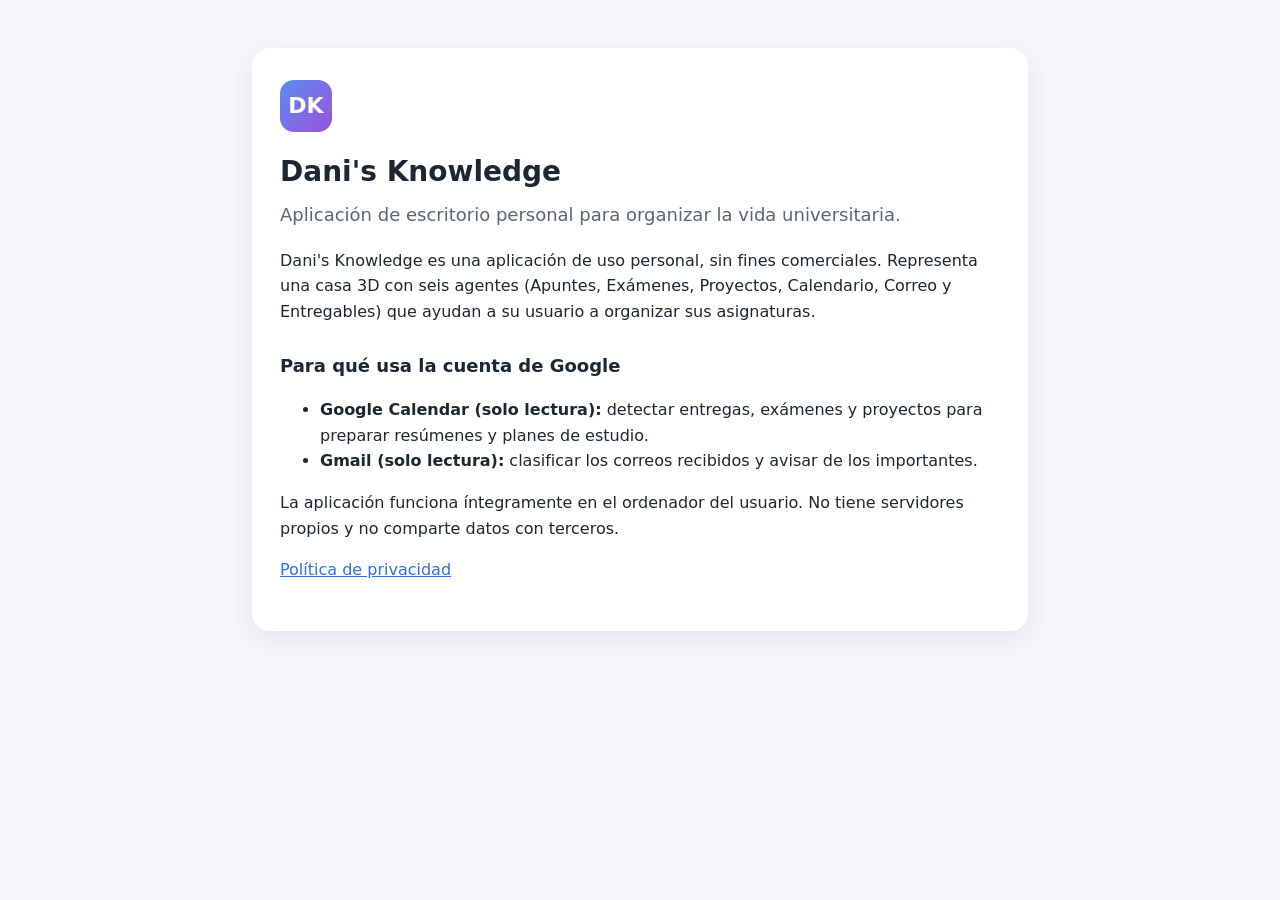
<file: index.html>
<!doctype html>
<html lang="es">
  <head>
    <meta charset="utf-8" />
    <meta name="viewport" content="width=device-width, initial-scale=1" />
    <title>Dani's Knowledge</title>
    <link rel="stylesheet" href="estilo.css" />
  </head>
  <body>
    <main>
      <div class="logo">DK</div>
      <h1>Dani's Knowledge</h1>
      <p class="lead">Aplicación de escritorio personal para organizar la vida universitaria.</p>
      <p>
        Dani's Knowledge es una aplicación de uso personal, sin fines comerciales. Representa una casa 3D con seis agentes
        (Apuntes, Exámenes, Proyectos, Calendario, Correo y Entregables) que ayudan a su usuario a organizar sus asignaturas.
      </p>
      <h2>Para qué usa la cuenta de Google</h2>
      <ul>
        <li><strong>Google Calendar (solo lectura):</strong> detectar entregas, exámenes y proyectos para preparar resúmenes y planes de estudio.</li>
        <li><strong>Gmail (solo lectura):</strong> clasificar los correos recibidos y avisar de los importantes.</li>
      </ul>
      <p>La aplicación funciona íntegramente en el ordenador del usuario. No tiene servidores propios y no comparte datos con terceros.</p>
      <p><a href="privacidad.html">Política de privacidad</a></p>
    </main>
  </body>
</html>
</file>
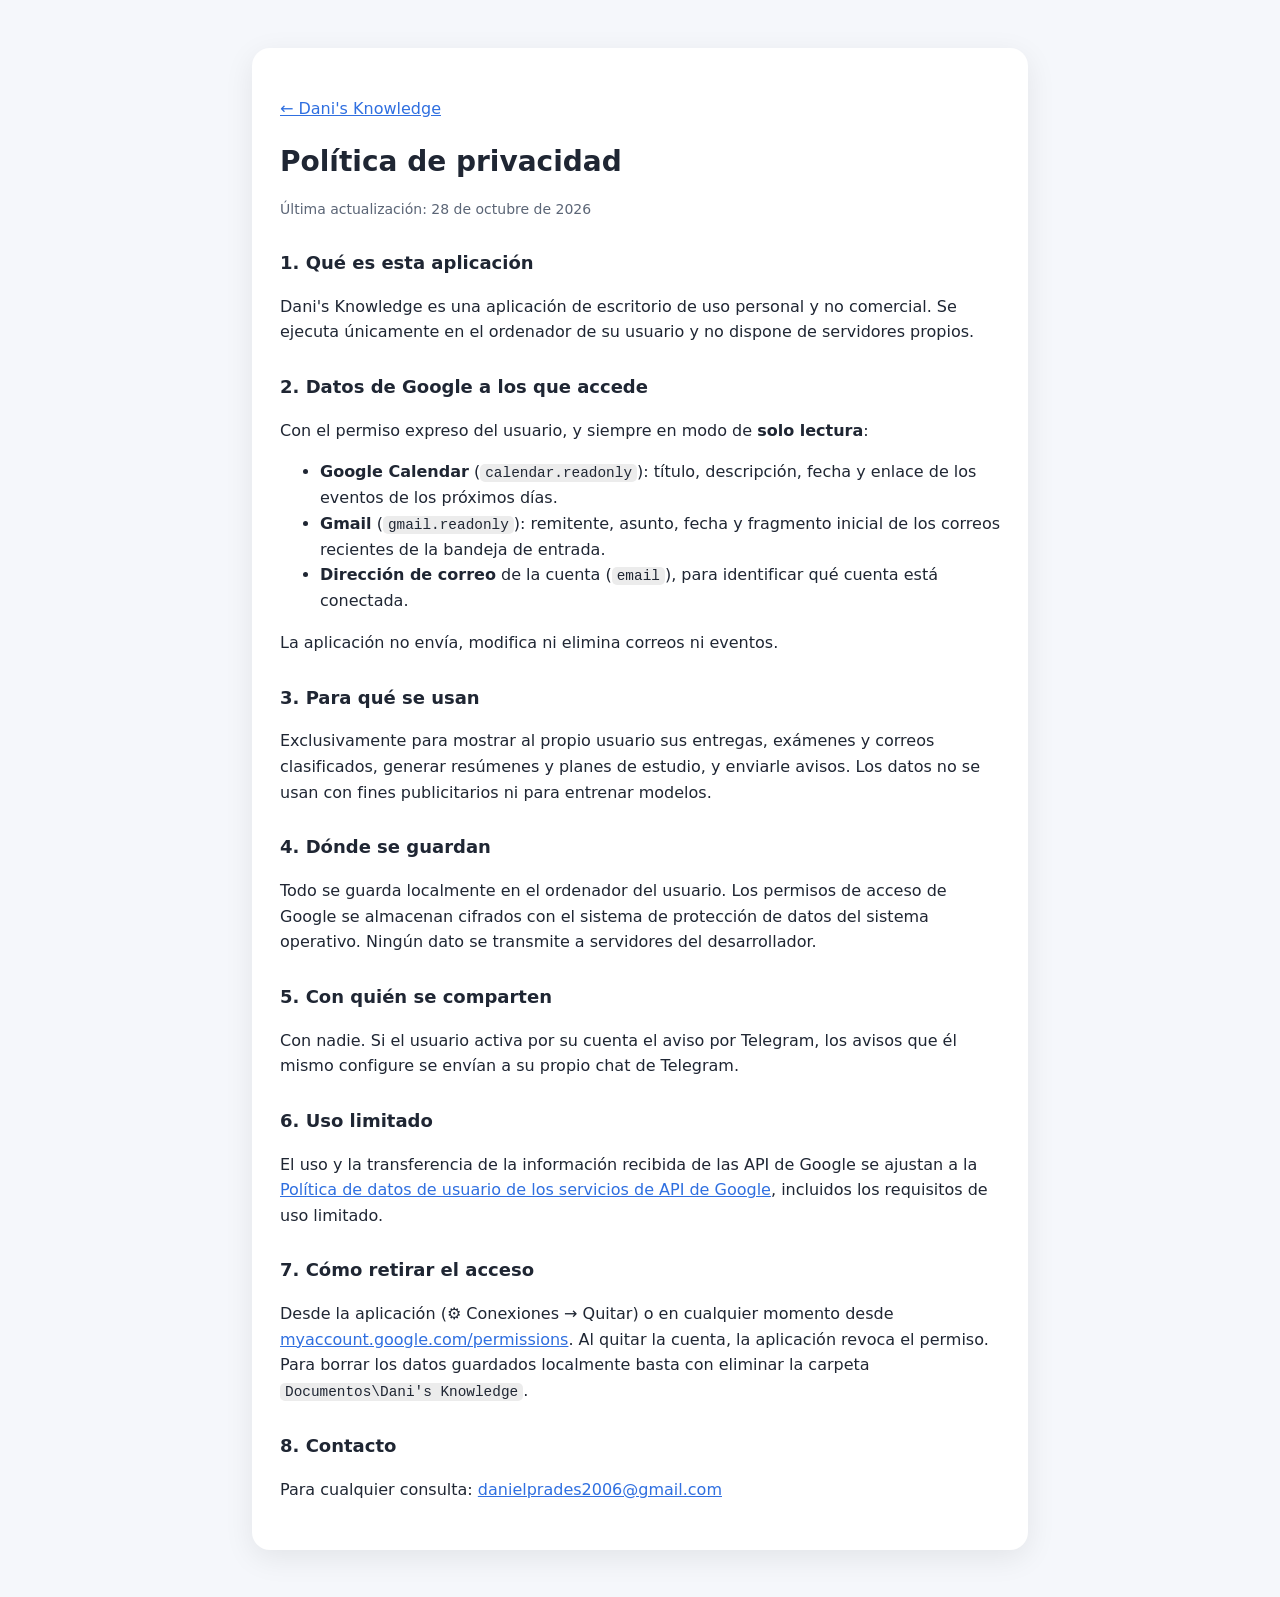
<file: privacidad.html>
<!doctype html>
<html lang="es">
  <head>
    <meta charset="utf-8" />
    <meta name="viewport" content="width=device-width, initial-scale=1" />
    <title>Política de privacidad · Dani's Knowledge</title>
    <link rel="stylesheet" href="estilo.css" />
  </head>
  <body>
    <main>
      <p><a href="index.html">← Dani's Knowledge</a></p>
      <h1>Política de privacidad</h1>
      <p class="muted">Última actualización: 28 de octubre de 2026</p>

      <h2>1. Qué es esta aplicación</h2>
      <p>
        Dani's Knowledge es una aplicación de escritorio de uso personal y no comercial. Se ejecuta únicamente en el ordenador
        de su usuario y no dispone de servidores propios.
      </p>

      <h2>2. Datos de Google a los que accede</h2>
      <p>Con el permiso expreso del usuario, y siempre en modo de <strong>solo lectura</strong>:</p>
      <ul>
        <li><strong>Google Calendar</strong> (<code>calendar.readonly</code>): título, descripción, fecha y enlace de los eventos de los próximos días.</li>
        <li><strong>Gmail</strong> (<code>gmail.readonly</code>): remitente, asunto, fecha y fragmento inicial de los correos recientes de la bandeja de entrada.</li>
        <li><strong>Dirección de correo</strong> de la cuenta (<code>email</code>), para identificar qué cuenta está conectada.</li>
      </ul>
      <p>La aplicación no envía, modifica ni elimina correos ni eventos.</p>

      <h2>3. Para qué se usan</h2>
      <p>
        Exclusivamente para mostrar al propio usuario sus entregas, exámenes y correos clasificados, generar resúmenes y
        planes de estudio, y enviarle avisos. Los datos no se usan con fines publicitarios ni para entrenar modelos.
      </p>

      <h2>4. Dónde se guardan</h2>
      <p>
        Todo se guarda localmente en el ordenador del usuario. Los permisos de acceso de Google se almacenan cifrados con
        el sistema de protección de datos del sistema operativo. Ningún dato se transmite a servidores del desarrollador.
      </p>

      <h2>5. Con quién se comparten</h2>
      <p>
        Con nadie. Si el usuario activa por su cuenta el aviso por Telegram, los avisos que él mismo configure se envían a su
        propio chat de Telegram.
      </p>

      <h2>6. Uso limitado</h2>
      <p>
        El uso y la transferencia de la información recibida de las API de Google se ajustan a la
        <a href="https://developers.google.com/terms/api-services-user-data-policy">Política de datos de usuario de los servicios de API de Google</a>,
        incluidos los requisitos de uso limitado.
      </p>

      <h2>7. Cómo retirar el acceso</h2>
      <p>
        Desde la aplicación (⚙ Conexiones → Quitar) o en cualquier momento desde
        <a href="https://myaccount.google.com/permissions">myaccount.google.com/permissions</a>. Al quitar la cuenta, la
        aplicación revoca el permiso. Para borrar los datos guardados localmente basta con eliminar la carpeta
        <code>Documentos\Dani's Knowledge</code>.
      </p>

      <h2>8. Contacto</h2>
      <p>Para cualquier consulta: <a href="mailto:danielprades2006@gmail.com">danielprades2006@gmail.com</a></p>
    </main>
  </body>
</html>
</file>
<file: estilo.css>
:root { color-scheme: light dark; --ink: #1f2633; --muted: #5b6576; --bg: #f5f7fb; --card: #ffffff; --link: #2f6fe0; }
@media (prefers-color-scheme: dark) { :root { --ink: #e8ebf1; --muted: #a3acbb; --bg: #12151b; --card: #1b2029; --link: #7aa7ff; } }
body { margin: 0; background: var(--bg); color: var(--ink); font: 16px/1.6 'Segoe UI', system-ui, -apple-system, sans-serif; }
main { max-width: 720px; margin: 48px auto; padding: 32px 28px; background: var(--card); border-radius: 18px; box-shadow: 0 8px 30px rgba(0,0,0,0.08); }
@media (max-width: 760px) { main { margin: 16px; padding: 22px 18px; } }
.logo { width: 52px; height: 52px; border-radius: 14px; display: grid; place-items: center; color: #fff; font-weight: 800; font-size: 22px; background: linear-gradient(135deg, #5b8def, #9b51e0); }
h1 { margin: 18px 0 6px; font-size: 28px; }
h2 { margin-top: 28px; font-size: 18px; }
.lead { font-size: 18px; color: var(--muted); margin-top: 0; }
.muted { color: var(--muted); font-size: 14px; }
a { color: var(--link); }
code { font-size: 0.9em; padding: 1px 5px; border-radius: 5px; background: rgba(127,127,127,0.15); }
</file>
